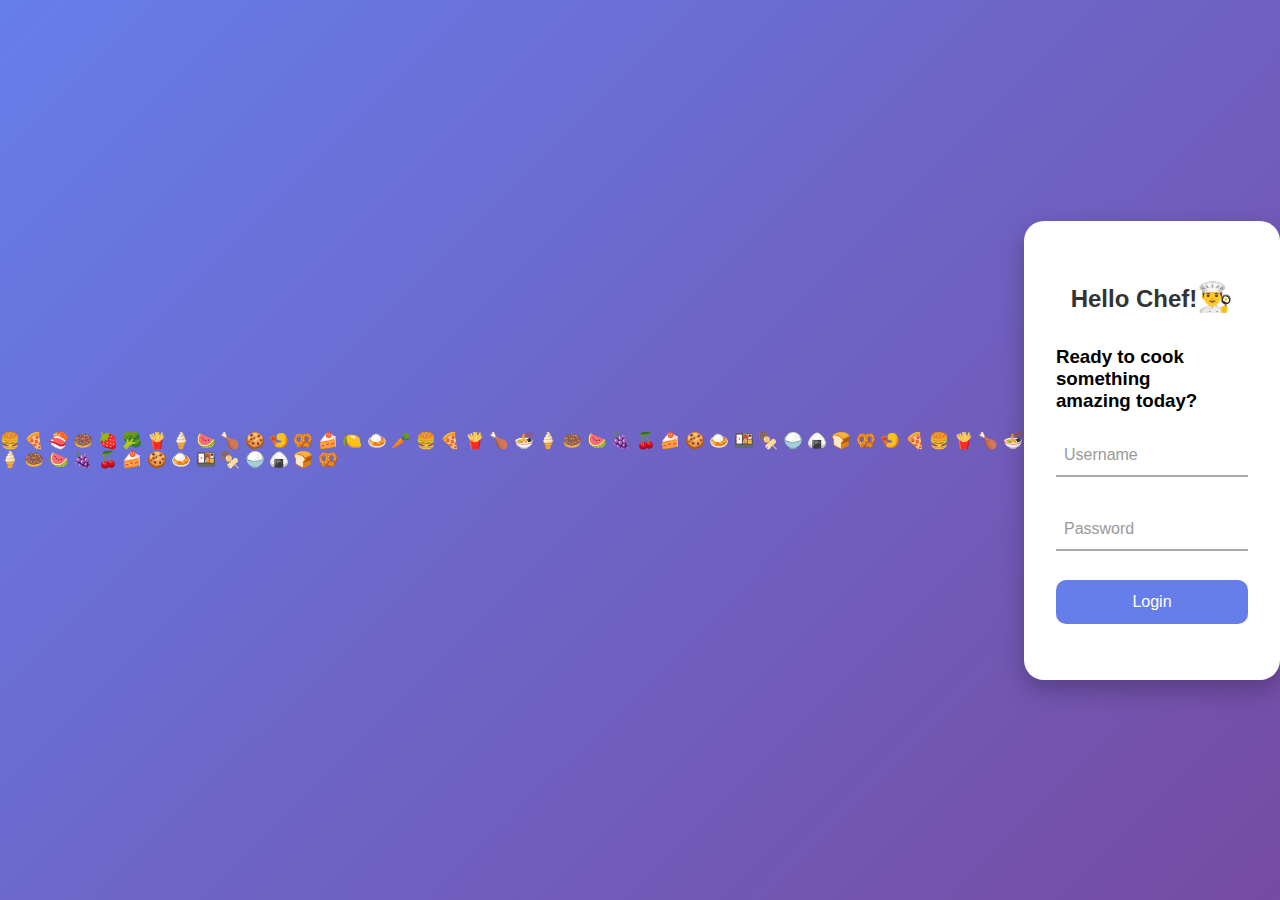
<file: login/index.html>
<!DOCTYPE html>
<html lang="en">
<head>
  <meta charset="UTF-8" />
  <meta name="viewport" content="width=device-width, initial-scale=1.0" />
  <title>Login Page</title>
  <link rel="stylesheet" href="style.css" />
</head>
<body>

  <div class="food-bg">
    <span class="food-bg-emoji e1">🍔</span>
    <span class="food-bg-emoji e2">🍕</span>
    <span class="food-bg-emoji e3">🍣</span>
    <span class="food-bg-emoji e4">🍩</span>
    <span class="food-bg-emoji e5">🍓</span>
    <span class="food-bg-emoji e6">🥦</span>
    <span class="food-bg-emoji e7">🍟</span>
    <span class="food-bg-emoji e8">🍦</span>
    <span class="food-bg-emoji e9">🍉</span>
    <span class="food-bg-emoji e10">🍗</span>
    <span class="food-bg-emoji e11">🍪</span>
    <span class="food-bg-emoji e12">🍤</span>
    <span class="food-bg-emoji e13">🥨</span>
    <span class="food-bg-emoji e14">🍰</span>
    <span class="food-bg-emoji e15">🍋</span>
    <span class="food-bg-emoji e16">🍛</span>
    <span class="food-bg-emoji e31">🥕</span>
    <span class="food-bg-emoji e32">🍔</span>
    <span class="food-bg-emoji e33">🍕</span>
    <span class="food-bg-emoji e34">🍟</span>
    <span class="food-bg-emoji e35">🍗</span>
    <span class="food-bg-emoji e36">🍜</span>
    <span class="food-bg-emoji e37">🍦</span>
    <span class="food-bg-emoji e38">🍩</span>
    <span class="food-bg-emoji e39">🍉</span>
    <span class="food-bg-emoji e40">🍇</span>
    <span class="food-bg-emoji e41">🍒</span>
    <span class="food-bg-emoji e42">🍰</span>
    <span class="food-bg-emoji e43">🍪</span>
    <span class="food-bg-emoji e44">🍛</span>
    <span class="food-bg-emoji e45">🍱</span>
    <span class="food-bg-emoji e46">🍢</span>
    <span class="food-bg-emoji e47">🍚</span>
    <span class="food-bg-emoji e48">🍙</span>
    <span class="food-bg-emoji e49">🍞</span>
    <span class="food-bg-emoji e50">🥨</span>
    <span class="food-bg-emoji e51">🍤</span>
    <span class="food-bg-emoji e52">🍕</span>
    <span class="food-bg-emoji e53">🍔</span>
    <span class="food-bg-emoji e54">🍟</span>
    <span class="food-bg-emoji e55">🍗</span>
    <span class="food-bg-emoji e56">🍜</span>
    <span class="food-bg-emoji e57">🍦</span>
    <span class="food-bg-emoji e58">🍩</span>
    <span class="food-bg-emoji e59">🍉</span>
    <span class="food-bg-emoji e60">🍇</span>
    <span class="food-bg-emoji e61">🍒</span>
    <span class="food-bg-emoji e62">🍰</span>
    <span class="food-bg-emoji e63">🍪</span>
    <span class="food-bg-emoji e64">🍛</span>
    <span class="food-bg-emoji e65">🍱</span>
    <span class="food-bg-emoji e66">🍢</span>
    <span class="food-bg-emoji e67">🍚</span>
    <span class="food-bg-emoji e68">🍙</span>
    <span class="food-bg-emoji e69">🍞</span>
    <span class="food-bg-emoji e70">🥨</span>
  </div>
  <div class="login-container animate-in">
  <h2>Hello Chef!<span style="font-size:1.2em;">👨‍🍳</span></h2>
  <h3 class="subtitle-orange">Ready to cook something amazing&nbsp;today?</h3>
    <form>
      <div class="input-group">
        <input type="text" id="username" required />
        <label for="username">Username</label>
      </div>
      <div class="input-group">
        <input type="password" id="password" required />
        <label for="password">Password</label>
      </div>
      <button type="submit">Login</button>
      <div class="login-loading" id="loading" style="display:none;">
        <div class="loader"></div> Loading...
      </div>
      <p class="login-message" id="message"></p>
    </form>
  </div>

  <script src="script.js"></script>
</body>
</html>
</file>
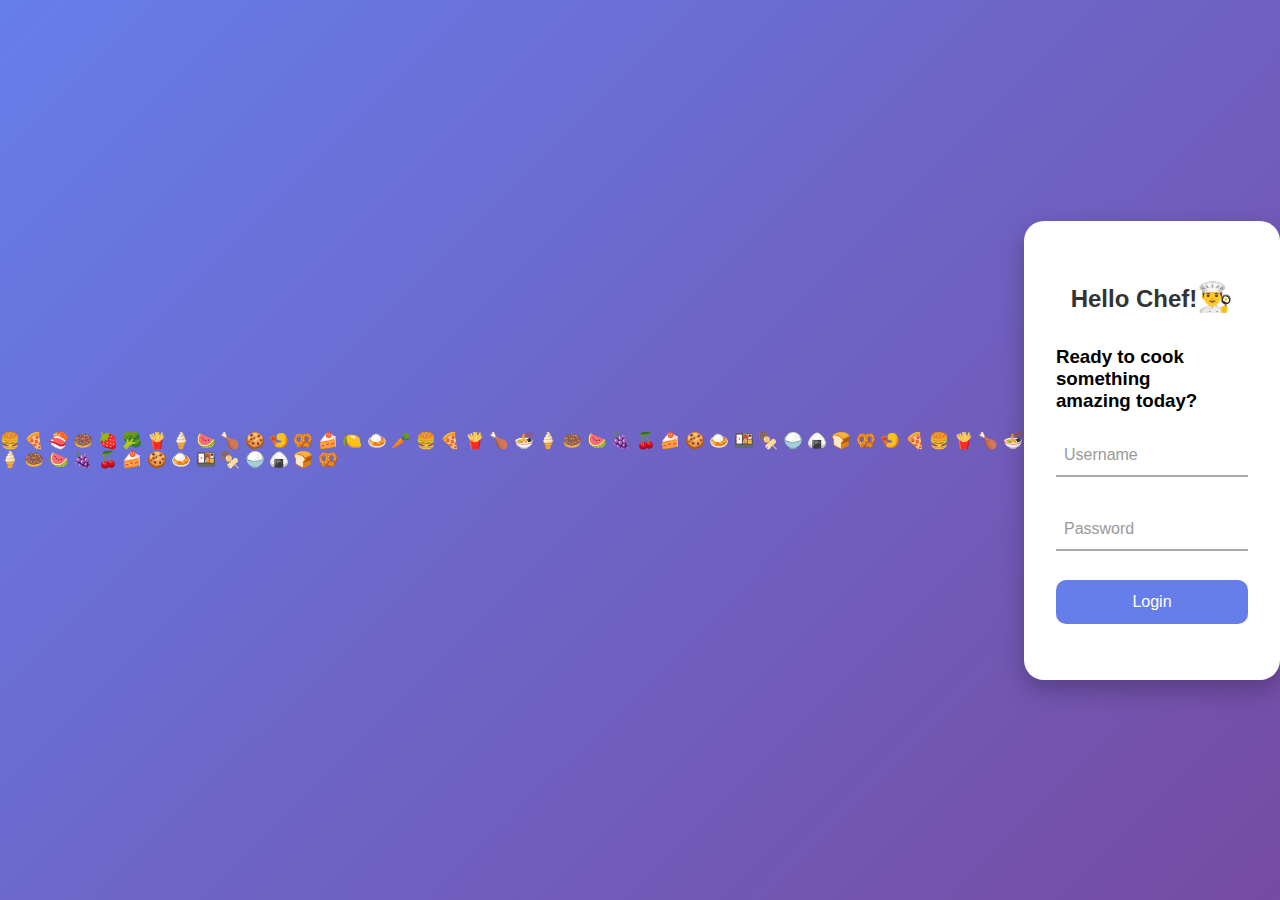
<file: recipe/index.html>
<!DOCTYPE html>
<html lang="en">
<head>
  <meta charset="UTF-8" />
  <meta name="viewport" content="width=device-width, initial-scale=1.0" />
  <title>Recipe Collection</title>
  <link rel="stylesheet" href="style.css" />
</head>
<body>

  <!-- NAVBAR -->
  <nav class="navbar">
    <div class="nav-left">
      <h1>Recipe Collection</h1>
    </div>
    <div class="nav-right">
      <span id="userName"></span>
      <button onclick="handleLogout()" id="logoutBtn">LOGOUT</button>
    </div>
  </nav>

  <!-- HEADER -->
  <header class="header">
    <h2>Your Recipe Collection</h2>
    <p>Discover and manage your favorite recipes</p>
  </header>

  <!-- SEARCH & FILTER -->
  <div class="filter-bar">
    <input type="text" id="searchInput" placeholder="Search recipes by name, cuisine, ingredients, or tags..." />
    <select id="cuisineFilter">
      <option value="all">All Cuisines</option>
    </select>
    <span class="count-text" id="countText">Loading recipes...</span>
  </div>

  <!-- RECIPE GRID -->
  <main class="recipe-grid" id="recipeGrid">
    <div class="loading">Loading recipes...</div>
  </main>

  <!-- LOAD MORE BUTTON -->
  <div class="load-more-container">
    <button id="loadMoreBtn" style="display: none;">Show More Recipes</button>
  </div>

  <!-- MODAL FOR RECIPE DETAILS -->
  <div id="recipeModal" class="modal">
    <div class="modal-content">
      <span class="close-btn">&times;</span>
      <div id="modalContent">
      </div>
    </div>
  </div>

  <script src="script.js"></script>
</body>
</html>
</file>
<file: login/style.css>
* {
  box-sizing: border-box;
  font-family: "Poppins", sans-serif;
}

body {
  margin: 0;
  height: 100vh;
  display: flex;
  justify-content: center;
  align-items: center;
  background: linear-gradient(135deg, #667eea, #764ba2);
}

.login-container {
  background: #fff;
  padding: 2.5rem 2rem;
  border-radius: 20px;
  box-shadow: 0 10px 25px rgba(0, 0, 0, 0.25);
  width: 320px;
  transition: all 0.3s ease;
}

.login-container:hover {
  transform: translateY(-6px);
}

h2 {
  text-align: center;
  margin-bottom: 2rem;
  color: #333;
}

.input-group {
  position: relative;
  margin-bottom: 1.8rem;
}

input {
  width: 100%;
  padding: 0.8rem 0.5rem;
  border: none;
  border-bottom: 2px solid #aaa;
  outline: none;
  font-size: 1rem;
  transition: all 0.3s;
}

label {
  position: absolute;
  top: 0.9rem;
  left: 0.5rem;
  color: #999;
  font-size: 1rem;
  pointer-events: none;
  transition: all 0.3s;
}

input:focus,
input:valid {
  border-bottom-color: #667eea;
}

input:focus + label,
input:valid + label {
  top: -0.7rem;
  font-size: 0.8rem;
  color: #667eea;
  background: #fff;
  padding: 0 4px;
  border-radius: 5px;
}

button {
  width: 100%;
  padding: 0.8rem;
  background: #667eea;
  color: #fff;
  border: none;
  border-radius: 10px;
  font-size: 1rem;
  cursor: pointer;
  transition: background 0.3s ease;
}

button:hover {
  background: #5563d4;
}

button.clicked {
  transform: scale(0.95);
}
</file>
<file: recipe/style.css>
* {
    margin: 0;
    padding: 0;
    box-sizing: border-box;
}

body {
    font-family: 'Segoe UI', Tahoma, Geneva, Verdana, sans-serif;
    background-color: #f8f9fa;
    color: #333;
    line-height: 1.6;
}

.no-scroll {
  overflow: hidden;
}

/* Navbar */
.navbar {
  position: fixed;
  top: 24px;
  left: 50%;
  transform: translateX(-50%);
  width: 90%;
  background: rgba(255, 255, 255, 0.95);
  box-shadow: 0 4px 24px rgba(0, 0, 0, 0.08);
  border-radius: 18px;
  display: flex;
  justify-content: space-between;
  align-items: center;
  padding: 18px 36px;
  z-index: 100;
}

.nav-left {
  display: flex;
  align-items: center;
}

.nav-left h1 {
  margin: 0;
  font-size: 1.7rem;
  color: #ff7043;
  letter-spacing: 1px;

}

.nav-right {
    display: flex;
    align-items: center;
    gap: 18px;
}

.nav-right span {
  color: #333;
  font-weight: 500;
}

#logoutBtn {
  background: linear-gradient(90deg, #ff7043 60%, #ffa726 100%);
  color: #fff;
  border: none;
  border-radius: 8px;
  padding: 8px 22px;
  font-weight: 600;
  cursor: pointer;
  box-shadow: 0 2px 8px rgba(255, 112, 67, 0.12);
  transition: background 0.2s;
}

#logoutBtn:hover {
    background: linear-gradient(90deg, #ff5722 60%, #ff9800 100%);
    transform: translateY(-2px);
    box-shadow: 0 4px 15px rgba(102, 126, 234, 0.4);
}

/* Header */
.header {
    text-align: center;
    padding: 3rem 2rem;
    background: linear-gradient(135deg, #e74c3c 0%, #fcd913 100%);
    color: white;
    margin-bottom: 2rem;
}

.header h2 {
    font-size: 2.5rem;
    margin-top: 4rem;
    margin-bottom: 0.5rem;
    font-weight: 700;
}

.header p {
    font-size: 1.1rem;
    opacity: 0.9;
}

/* Filter bar */
.filter-bar {
    display: flex;
    justify-content: space-between;
    align-items: center;
    padding: 1.5rem 2rem;
    background-color: white;
    margin: 0 2rem 2rem;
    border-radius: 12px;
    box-shadow: 0 4px 20px rgba(0, 0, 0, 0.1);
    flex-wrap: wrap;
    gap: 1rem;
}

#searchInput {
    flex: 1;
    min-width: 300px;
    padding: 0.75rem 1rem;
    border: 2px solid #e9ecef;
    border-radius: 8px;
    font-size: 1rem;
    transition: all 0.3s ease;
}

#searchInput:focus {
    outline: none;
    border-color: #667eea;
    box-shadow: 0 0 0 3px rgba(102, 126, 234, 0.1);
}

#cuisineFilter {
    padding: 0.75rem 1rem;
    border: 2px solid #e9ecef;
    border-radius: 8px;
    font-size: 1rem;
    background-color: white;
    cursor: pointer;
    transition: all 0.3s ease;
    min-width: 150px;
}

#cuisineFilter:focus {
    outline: none;
    border-color: #667eea;
    box-shadow: 0 0 0 3px rgba(102, 126, 234, 0.1);
}

.count-text {
    color: #6c757d;
    font-size: 0.9rem;
    font-weight: 500;
}

/* Recipe grid */
.recipe-grid {
    display: grid;
    grid-template-columns: repeat(auto-fill, minmax(350px, 1fr));
    gap: 2rem;
    padding: 0 2rem 2rem;
    max-width: 1400px;
    margin: 0 auto;
}

.recipe-card {
    background-color: white;
    border-radius: 12px;
    overflow: hidden;
    box-shadow: 0 4px 20px rgba(0, 0, 0, 0.1);
    transition: all 0.3s ease;
    cursor: pointer;
}

.recipe-card:hover {
    transform: translateY(-8px);
    box-shadow: 0 8px 30px rgba(0, 0, 0, 0.15);
}

.recipe-card img {
    width: 100%;
    height: 200px;
    object-fit: cover;
    transition: transform 0.3s ease;
}

.recipe-card:hover img {
    transform: scale(1.05);
}

.recipe-info {
    padding: 1.5rem;
}

.recipe-info h3 {
    font-size: 1.25rem;
    margin-bottom: 0.75rem;
    color: #2c3e50;
    font-weight: 600;
}

.rating {
    color: #f39c12;
    margin-bottom: 0.75rem;
    font-size: 1.1rem;
}

.recipe-info p {
    margin-bottom: 0.75rem;
    color: #555;
    font-size: 0.95rem;
}

.view-btn {
    background: linear-gradient(135deg, #e74c3c 0%, #fcd913 100%);
    color: white;
    border: none;
    padding: 0.75rem 1.5rem;
    border-radius: 8px;
    cursor: pointer;
    width: 100%;
    font-weight: 600;
    font-size: 1rem;
    transition: all 0.3s ease;
    margin-top: 0.5rem;
}

.view-btn:hover {
    transform: translateY(-2px);
    box-shadow: 0 4px 15px rgba(102, 126, 234, 0.4);
}

/* Loading and no results styles */
.loading, .no-results {
    text-align: center;
    padding: 3rem;
    font-size: 1.2rem;
    color: #6c757d;
    grid-column: 1 / -1;
}

.loading {
    font-size: 1.3rem;
    font-weight: 500;
}

.no-results {
    background-color: white;
    border-radius: 12px;
    box-shadow: 0 4px 20px rgba(0, 0, 0, 0.1);
}

/* Load more button styles */
.load-more-container {
    display: flex;
    justify-content: center;
    align-items: center;
    margin: 2rem 0 3rem;
    width: 100%;
}

#loadMoreBtn {
    background: #ff6b35;
    color: white;
    border: none;
    padding: 0.8rem 1.5rem;
    border-radius: 6px;
    cursor: pointer;
    font-size: 1rem;
    font-weight: 500;
    transition: background-color 0.3s ease;
}

#loadMoreBtn:hover {
    background: #e55a2b;
}

#loadMoreBtn:disabled {
    background: #95a5a6;
    cursor: not-allowed;
}
/* Modal */
.modal {
    display: none;
    position: fixed;
    z-index: 1000;
    left: 0;
    top: 0;
    width: 100%;
    height: 100%;
    background-color: rgba(0, 0, 0, 0.7);
    overflow-y: auto;
    animation: fadeIn 0.3s ease;
}

@keyframes fadeIn {
    from { opacity: 0; }
    to { opacity: 1; }
}

.modal-content {
    background-color: white;
    margin: 2rem auto;
    padding: 0;
    border-radius: 16px;
    width: 90%;
    max-width: 800px;
    position: relative;
    box-shadow: 0 20px 60px rgba(0, 0, 0, 0.3);
    animation: slideUp 0.4s ease;
}

@keyframes slideUp {
    from {
        opacity: 0;
        transform: translateY(50px);
    }
    to {
        opacity: 1;
        transform: translateY(0);
    }
}

.close-btn {
    position: absolute;
    top: 1rem;
    right: 1.5rem;
    font-size: 2rem;
    cursor: pointer;
    color: #6c757d;
    background: rgba(255, 255, 255, 0.9);
    width: 40px;
    height: 40px;
    border-radius: 50%;
    display: flex;
    align-items: center;
    justify-content: center;
    transition: all 0.3s ease;
    z-index: 10;
}

.close-btn:hover {
    color: #e74c3c;
    background: white;
    transform: rotate(90deg);
}

#modalContent {
    padding: 2.5rem;
}

/* Modal header */
.modal-header {
    margin-bottom: 1.5rem;
}

.modal-header h2 {
    font-size: 2.2rem;
    color: #2c3e50;
    font-weight: 700;
    line-height: 1.3;
}

.modal-meta-item:hover {
    transform: translateY(-3px);
}

.modal-meta-label {
    font-size: 0.8rem;
    color: #6c757d;
    font-weight: 600;
    text-transform: uppercase;
    letter-spacing: 0.5px;
    margin-bottom: 0.5rem;
}

.modal-meta-value {
    font-size: 1.1rem;
    font-weight: 700;
    color: #2c3e50;
}


/* Wrapper image + meta grid */
/* .modal-top {
  display: grid;
  grid-template-columns: 1fr 1fr;
  gap: 2rem;
  align-items: center;
  margin-bottom: 2rem;
} */

.modal-top {
  display: grid;
  grid-template-columns: 1fr 1fr;
  gap: 2rem;
  align-items: center;
  margin-bottom: 2rem;
}

.modal-image {
  border-radius: 12px;
  overflow: hidden;
  box-shadow: 0 8px 25px rgba(0, 0, 0, 0.15);
}

.modal-image img {
  width: 100%;
  height: 100%;
  object-fit: cover;
}

.modal-meta-grid {
  display: grid;
  grid-template-columns: repeat(2, 1fr);
  gap: 1rem;
  background: linear-gradient(135deg, #f8f9fa 0%, #e9ecef 100%);
  padding: 1.5rem;
  border-radius: 12px;
}

.modal-meta-item {
  text-align: center;
  padding: 1rem;
  background: white;
  border-radius: 8px;
  box-shadow: 0 2px 10px rgba(0, 0, 0, 0.08);
  transition: transform 0.3s ease;
}

.modal-info {
  display: flex;
  justify-content: space-between;
  align-items: center;            
  gap: 20px;                      
  margin-top: 1rem;
  margin-bottom: 2rem;
}

/* Modal rating */
.modal-rating {
    display: flex;
    align-items: center;
    justify-content: space-between;
    padding: 1rem 1.5rem; 
    background: linear-gradient(135deg, #fff3cd 0%, #ffeaa7 100%);
    border-radius: 8px;
    border-left: 4px solid #f39c12;
    width: 50%;
}

.modal-stars {
    color: #f39c12;
    font-size: 1.4rem;
}

.modal-rating-text {
    font-weight: 600;
    color: #856404;
    font-size: 1.1rem;
}

/* Modal nutrition */
.modal-nutrition {
    align-items: center;
    padding: 0.4rem 1.5rem; 
    background: linear-gradient(135deg, #fff3cd 0%, #ffeaa7 100%);
    border-radius: 8px;
    border-left: 4px solid #f39c12;
    width: 50%;
}

.modal-nutrition h3 {
    color: black;
    margin-bottom: 0.1rem;
}

.nutrition-value {
    font-size: 1rem;
    font-weight: 500;
    color: black;
}

/* Modal sections */
.modal-section {
    margin-bottom: 2.5rem;
}

.modal-section h3 {
    font-size: 1.5rem;
    color: #2c3e50;
    margin-bottom: 1.2rem;
    padding-bottom: 0.5rem;
    border-bottom: 3px solid #0c0d10;
    display: inline-block;
    font-weight: 600;
}

/* Modal ingredients */
.modal-ingredients {
    list-style: none;
    display: grid;
    grid-template-columns: repeat(auto-fit, minmax(250px, 1fr));
    gap: 0.75rem;
}

/* Modal instructions */
.modal-instructions {
    list-style: none;
    counter-reset: instruction-counter;
}

.modal-instructions li {
    counter-increment: instruction-counter;
    padding: 1.5rem;
    margin-bottom: 1rem;
    background: white;
    border-radius: 8px;
    border-left: 4px solid #e74c3c;
    box-shadow: 0 2px 10px rgba(0, 0, 0, 0.08);
    position: relative;
    transition: all 0.3s ease;
}

.modal-instructions li:hover {
    background: #ffeaea;
    transform: translateX(5px);
}

.modal-instructions li::before {
    content: counter(instruction-counter);
    background: #e74c3c;
    color: white;
    width: 32px;
    height: 32px;
    border-radius: 50%;
    display: flex;
    align-items: center;
    justify-content: center;
    position: absolute;
    left: -16px;
    top: 50%;
    transform: translateY(-50%);
    font-weight: bold;
    font-size: 0.9rem;
    box-shadow: 0 2px 8px rgba(231, 76, 60, 0.3);
}

/* Modal tags */
.modal-tags {
    display: flex;
    flex-wrap: wrap;
    gap: 0.75rem;
}

.modal-tag {
    background: linear-gradient(135deg, #ffa726 0%, #ff7043 100%);
    color: white;
    padding: 0.6rem 1.2rem;
    border-radius: 20px;
    font-size: 0.9rem;
    font-weight: 500;
    transition: all 0.3s ease;
}

.modal-tag:hover {
    transform: translateY(-2px);
    box-shadow: 0 4px 12px rgba(102, 126, 234, 0.4);
}



/* Responsive */
@media (max-width: 768px) {
    .modal-rating {
        flex-direction: column; /* ubah jadi vertikal */
        padding: 0.3rem 1.5rem; 
        align-items: flex-start; /* biar rata kiri (atau center kalau mau tengah) */
        width: 50%; /* biar muat penuh di layar kecil */
        /* gap: 0.5rem; beri jarak antar children */
    }
    .navbar {
        padding: 1rem;
        flex-direction: row;
        gap: 0.5rem;
        /* text-align: center; */
    }

    .nav-right {
        flex-direction: row;
        gap: 0.5rem;
    }

    .header {
        padding: 2rem 1rem;
    }

    .header h2 {
        font-size: 2rem;
    }

    .filter-bar {
        flex-direction: column;
        align-items: stretch;
        margin: 0 1rem 1.5rem;
        padding: 1.5rem;
    }

    #searchInput, #cuisineFilter {
        min-width: 100%;
        width: 100%;
    }

    .recipe-grid {
        grid-template-columns: 1fr;
        padding: 0 1rem 1.5rem;
        gap: 1.5rem;
    }

    .modal-content {
        width: 95%;
        margin: 1rem auto;
    }

    #modalContent {
        padding: 1.5rem;
    }

    .modal-header h2 {
        font-size: 1.8rem;
    }

    .modal-meta-grid {
        grid-template-columns: repeat(2, 1fr);
        padding: 1rem;
    }

    .modal-ingredients {
        grid-template-columns: 1fr;
    }

    .modal-instructions li::before {
        left: -12px;
        width: 28px;
        height: 28px;
        font-size: 0.8rem;
    }

    .close-btn {
        top: 0.5rem;
        right: 1rem;
        width: 35px;
        height: 35px;
        font-size: 1.5rem;
    }
    .modal-top {
        grid-template-columns: 1fr; 
        grid-template-rows: auto auto;
        text-align: center; 
    }

    .modal-image {
        order: -1; 
    }

    .modal-image img {
        width: 100%;
        height: auto;
    }

    .modal-meta-grid {
        justify-items: center;
    }
}

@media (max-width: 480px) {
    .header h2 {
        font-size: 1.6rem;
    }

    .modal-header h2 {
        font-size: 1.5rem;
    }

    .modal-meta-grid {
        grid-template-columns: 1fr;
    }

    .modal-section h3 {
        font-size: 1.3rem;
    }

    .recipe-info h3 {
        font-size: 1.1rem;
    }

    .view-btn {
        padding: 0.6rem 1rem;
        font-size: 0.9rem;
    }
}

/* Animation recipe cards */
@keyframes fadeInUp {
    from {
        opacity: 0;
        transform: translateY(30px);
    }
    to {
        opacity: 1;
        transform: translateY(0);
    }
}

.recipe-card {
    animation: fadeInUp 0.6s ease-out;
}

/* Smooth scrolling */
html {
    scroll-behavior: smooth;
}

/* Focus styles */
button:focus, input:focus, select:focus {
    outline: 2px solid #667eea;
    outline-offset: 2px;
}

/* Print styles */
@media print {
    .navbar, .filter-bar, .load-more-container, .view-btn {
        display: none;
    }
    
    .recipe-card {
        break-inside: avoid;
        box-shadow: none;
        border: 1px solid #ddd;
    }
    
    .modal {
        position: static;
        background: white;
    }
    
    .modal-content {
        box-shadow: none;
        margin: 0;
    }
}

.error{
    text-align: center;
    padding: 3rem;    
    color: red;
    grid-column: 1 / -1;
    font-size: 1.3rem;
    font-weight: 500;
}
</file>
